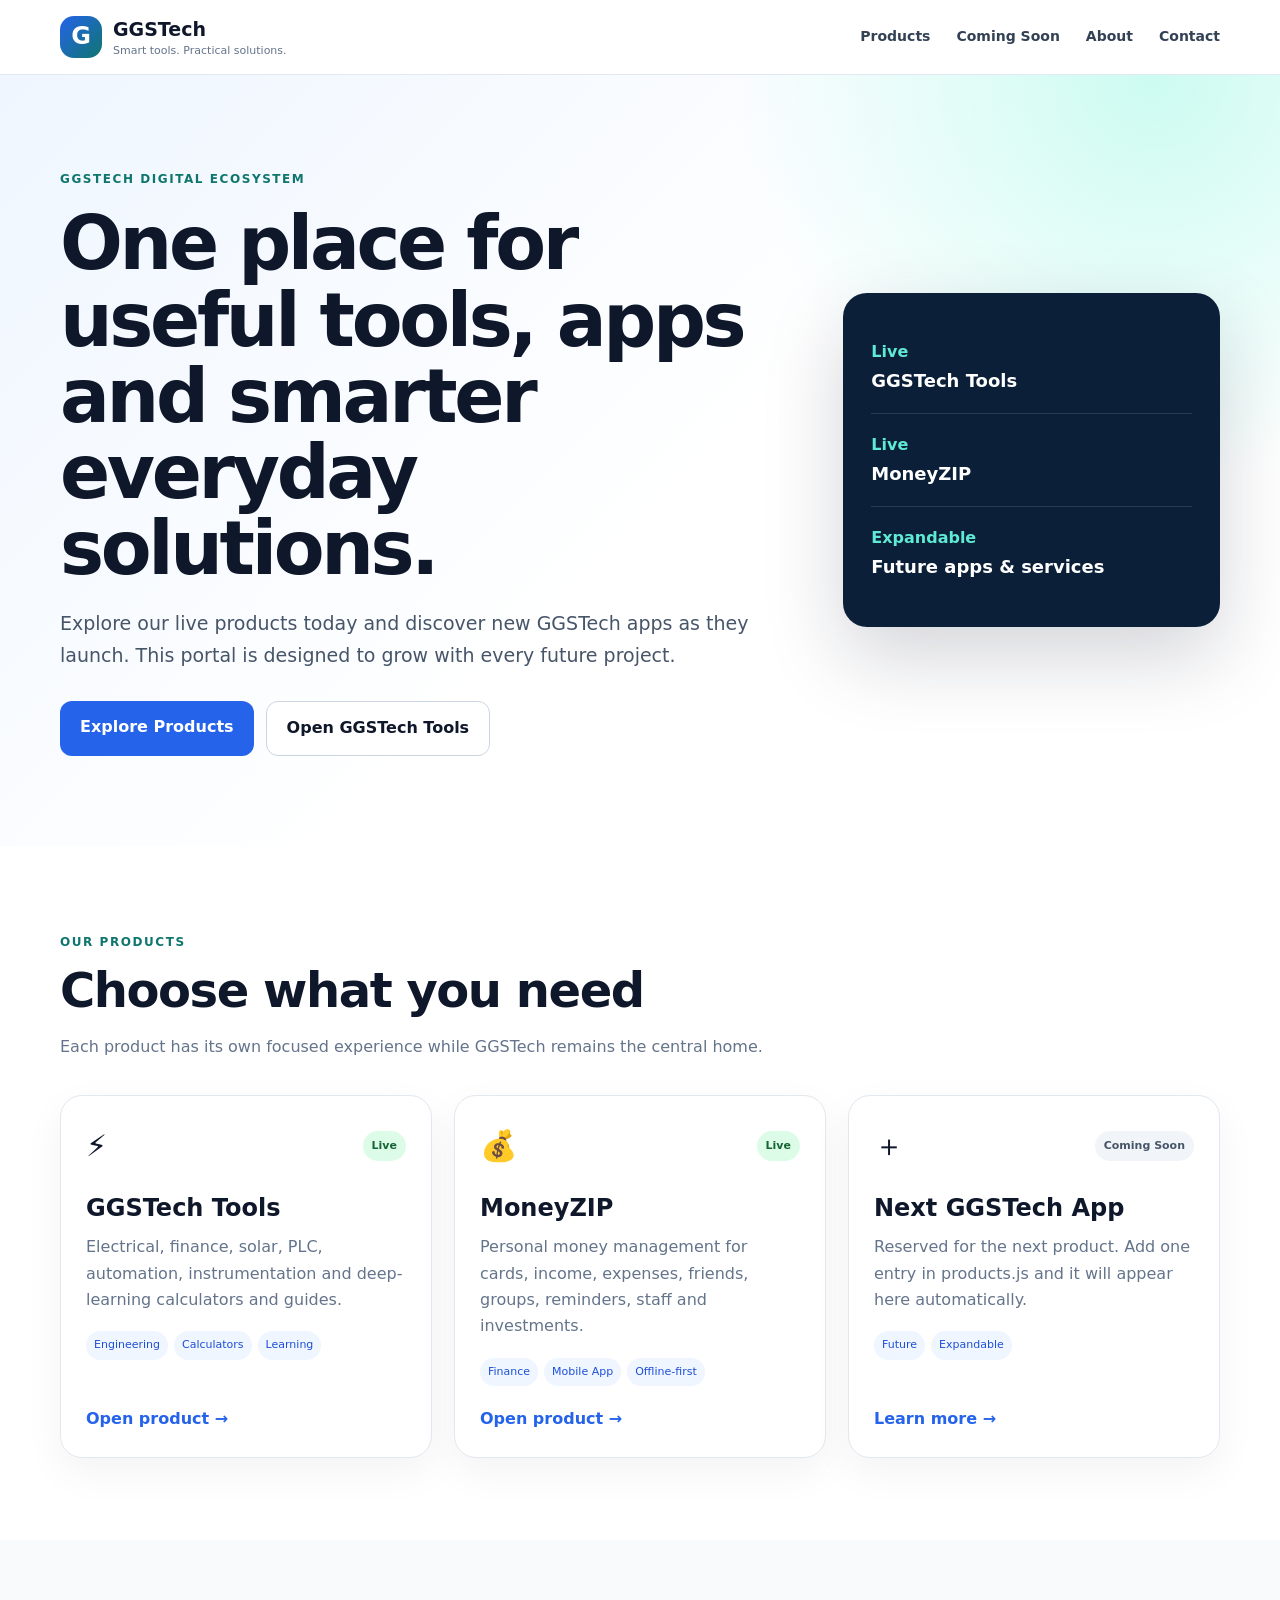
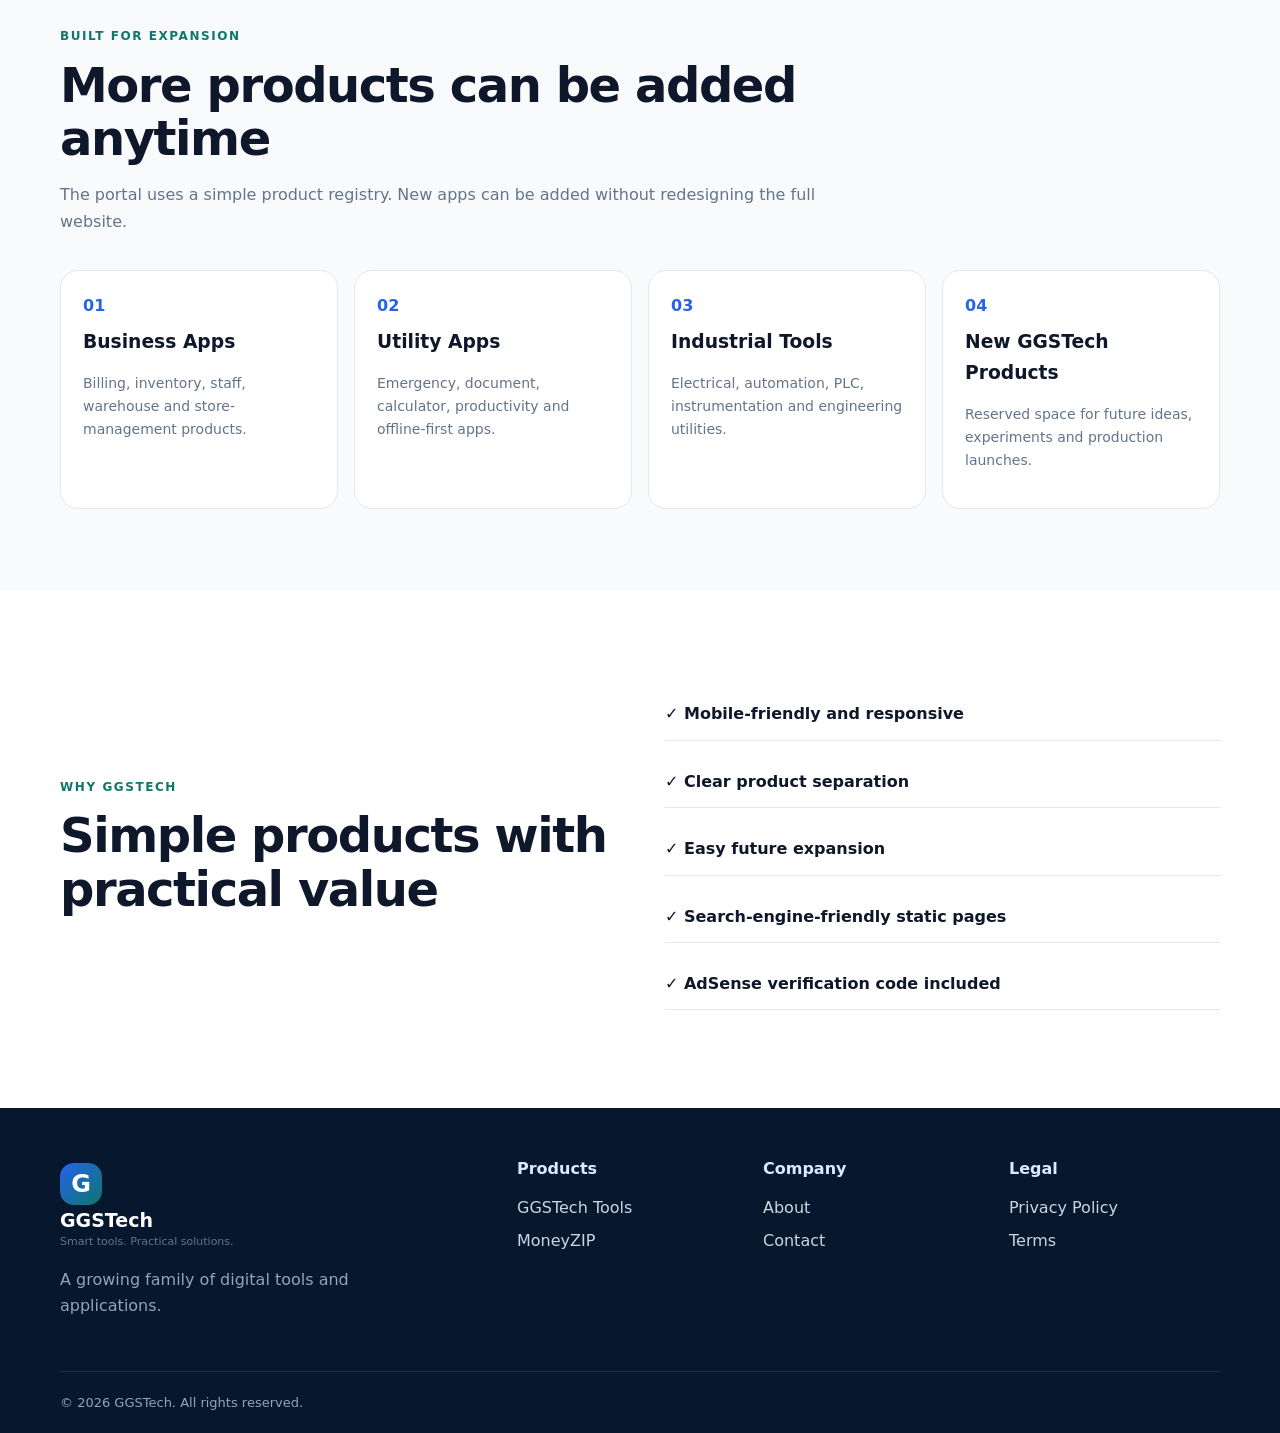
<file: index.html>
<!doctype html>
<html lang="en">
<head>
  <meta charset="utf-8">
  <meta name="viewport" content="width=device-width,initial-scale=1">
  <title>GGSTech | Smart Tools, Apps & Digital Solutions</title>
  <meta name="description" content="GGSTech is the home for practical tools, apps and digital solutions including GGSTech Tools and MoneyZIP, with more products coming soon.">
  <link rel="canonical" href="https://ggstech.online/">
  <meta name="robots" content="index,follow,max-image-preview:large">
  <script async src="https://pagead2.googlesyndication.com/pagead/js/adsbygoogle.js?client=ca-pub-5551384452968567" crossorigin="anonymous"></script>
  <link rel="stylesheet" href="/site.css">
</head>
<body>
<header class="site-header">
  <div class="container nav-wrap">
    <a class="brand" href="/"><span class="brand-mark">G</span><span><strong>GGSTech</strong><small>Smart tools. Practical solutions.</small></span></a>
    <button class="menu-btn" aria-label="Open menu" id="menuBtn">☰</button>
    <nav id="nav"><a href="#products">Products</a><a href="#coming">Coming Soon</a><a href="/about.html">About</a><a href="/contact.html">Contact</a></nav>
  </div>
</header>
<main>
  <section class="hero">
    <div class="container hero-grid">
      <div>
        <span class="eyebrow">GGSTech Digital Ecosystem</span>
        <h1>One place for useful tools, apps and smarter everyday solutions.</h1>
        <p>Explore our live products today and discover new GGSTech apps as they launch. This portal is designed to grow with every future project.</p>
        <div class="hero-actions"><a class="btn primary" href="#products">Explore Products</a><a class="btn secondary" href="https://tools.ggstech.online/">Open GGSTech Tools</a></div>
      </div>
      <div class="hero-card">
        <div class="mini-stat"><b>Live</b><span>GGSTech Tools</span></div>
        <div class="mini-stat"><b>Live</b><span>MoneyZIP</span></div>
        <div class="mini-stat"><b>Expandable</b><span>Future apps & services</span></div>
      </div>
    </div>
  </section>

  <section class="section" id="products">
    <div class="container">
      <div class="section-head"><span class="eyebrow">Our Products</span><h2>Choose what you need</h2><p>Each product has its own focused experience while GGSTech remains the central home.</p></div>
      <div id="productGrid" class="product-grid"></div>
    </div>
  </section>

  <section class="section soft" id="coming">
    <div class="container">
      <div class="section-head"><span class="eyebrow">Built for expansion</span><h2>More products can be added anytime</h2><p>The portal uses a simple product registry. New apps can be added without redesigning the full website.</p></div>
      <div class="future-grid">
        <article class="future-card"><span>01</span><h3>Business Apps</h3><p>Billing, inventory, staff, warehouse and store-management products.</p></article>
        <article class="future-card"><span>02</span><h3>Utility Apps</h3><p>Emergency, document, calculator, productivity and offline-first apps.</p></article>
        <article class="future-card"><span>03</span><h3>Industrial Tools</h3><p>Electrical, automation, PLC, instrumentation and engineering utilities.</p></article>
        <article class="future-card"><span>04</span><h3>New GGSTech Products</h3><p>Reserved space for future ideas, experiments and production launches.</p></article>
      </div>
    </div>
  </section>

  <section class="section">
    <div class="container trust-grid">
      <div><span class="eyebrow">Why GGSTech</span><h2>Simple products with practical value</h2></div>
      <div class="points"><p>✓ Mobile-friendly and responsive</p><p>✓ Clear product separation</p><p>✓ Easy future expansion</p><p>✓ Search-engine-friendly static pages</p><p>✓ AdSense verification code included</p></div>
    </div>
  </section>
</main>
<footer class="footer">
  <div class="container footer-grid">
    <div><a class="brand footer-brand" href="/"><span class="brand-mark">G</span><span><strong>GGSTech</strong><small>Smart tools. Practical solutions.</small></span></a><p class="footer-note">A growing family of digital tools and applications.</p></div>
    <div><h4>Products</h4><a href="https://tools.ggstech.online/">GGSTech Tools</a><a href="https://money.ggstech.online/">MoneyZIP</a></div>
    <div><h4>Company</h4><a href="/about.html">About</a><a href="/contact.html">Contact</a></div>
    <div><h4>Legal</h4><a href="/privacy.html">Privacy Policy</a><a href="/terms.html">Terms</a></div>
  </div>
  <div class="container copyright">© 2026 GGSTech. All rights reserved.</div>
</footer>
<script src="/products.js"></script><script src="/app.js"></script>
</body></html>
</file>
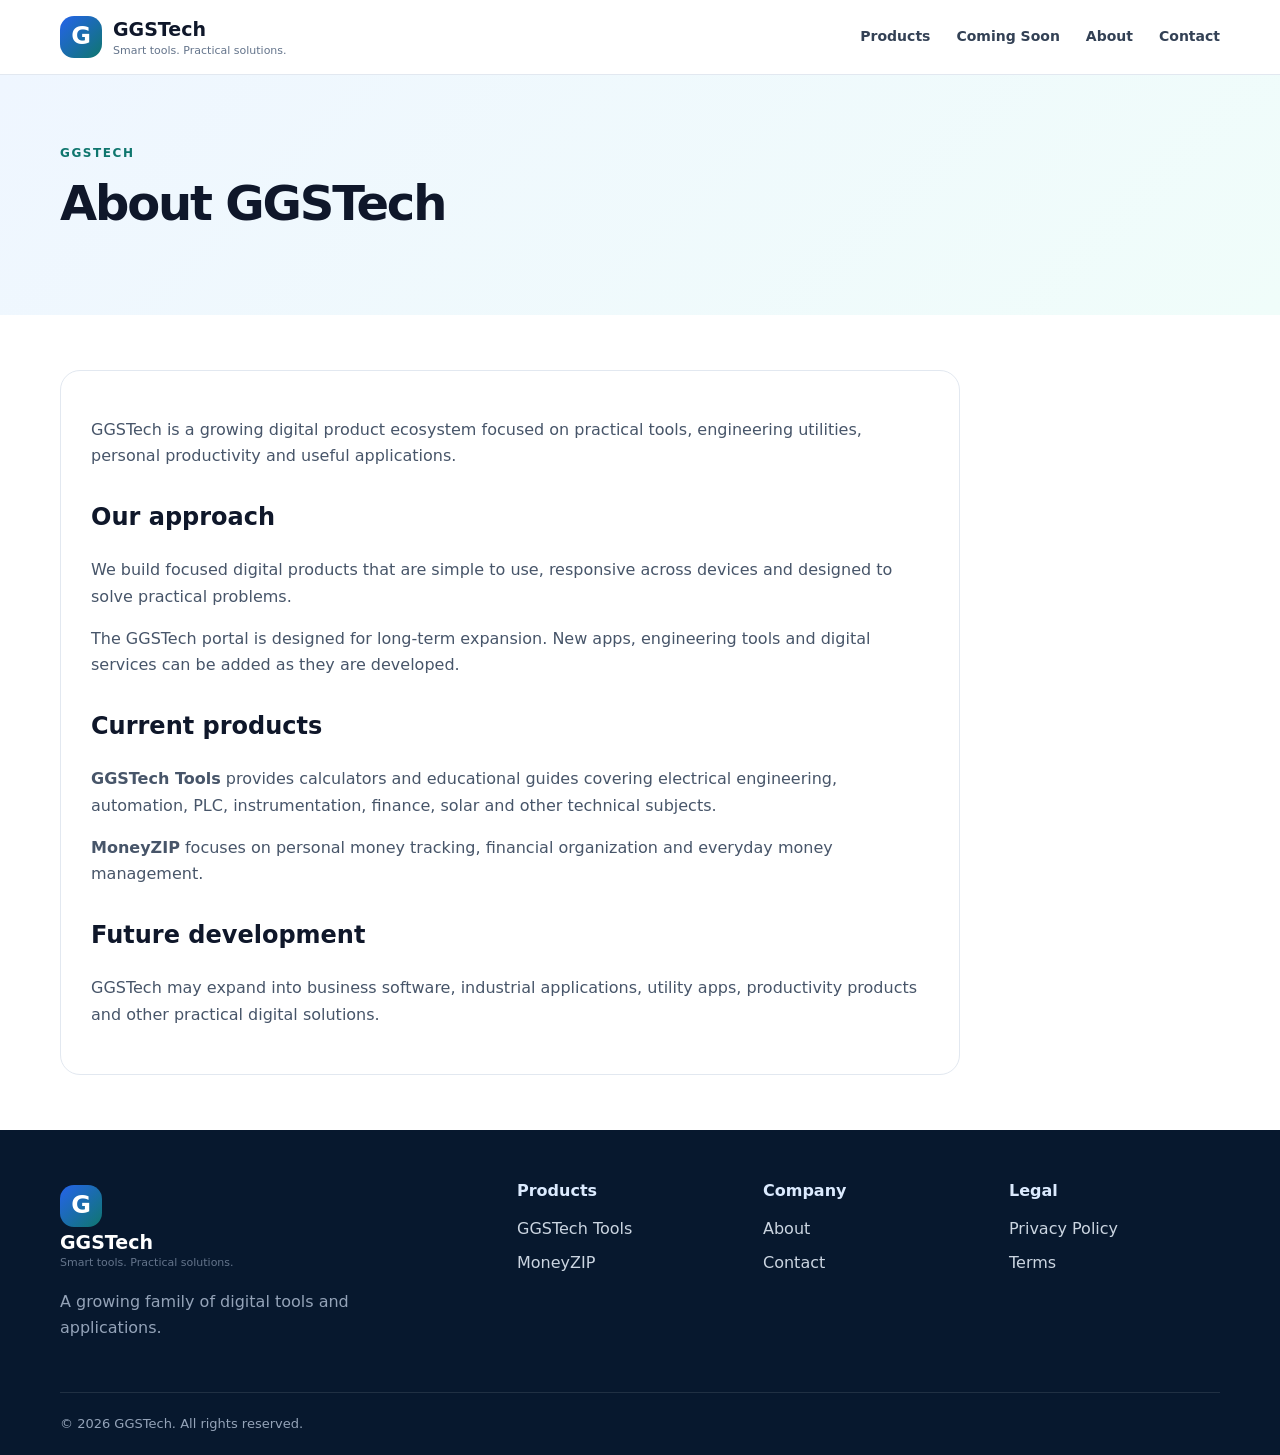
<file: about.html>
<!doctype html>
<html lang="en">
<head>
  <meta charset="utf-8">
  <meta name="viewport" content="width=device-width,initial-scale=1">

  <title>About GGSTech | GGSTech</title>
  <meta
    name="description"
    content="Learn about GGSTech, a growing ecosystem of practical digital tools, engineering utilities and useful applications."
  >
  <meta name="robots" content="index,follow,max-image-preview:large">
  <link rel="canonical" href="https://ggstech.online/about.html">

  <script
    async
    src="https://pagead2.googlesyndication.com/pagead/js/adsbygoogle.js?client=ca-pub-5551384452968567"
    crossorigin="anonymous">
  </script>

  <link rel="stylesheet" href="/site.css">
</head>

<body>

<header class="site-header">
  <div class="container nav-wrap">

    <a class="brand" href="/">
      <span class="brand-mark">G</span>

      <span>
        <strong>GGSTech</strong>
        <small>Smart tools. Practical solutions.</small>
      </span>
    </a>

    <button
      class="menu-btn"
      id="menuBtn"
      aria-label="Open menu"
      aria-expanded="false"
      type="button"
    >
      ☰
    </button>

    <nav id="nav">
      <a href="/#products">Products</a>
      <a href="/#coming">Coming Soon</a>
      <a href="/about.html">About</a>
      <a href="/contact.html">Contact</a>
    </nav>

  </div>
</header>


<section class="page-hero">
  <div class="container">
    <span class="eyebrow">GGSTech</span>
    <h1>About GGSTech</h1>
  </div>
</section>


<main class="content">
  <div class="container">

    <div class="content-card">

      <p>
        GGSTech is a growing digital product ecosystem focused on practical
        tools, engineering utilities, personal productivity and useful
        applications.
      </p>

      <h2>Our approach</h2>

      <p>
        We build focused digital products that are simple to use, responsive
        across devices and designed to solve practical problems.
      </p>

      <p>
        The GGSTech portal is designed for long-term expansion. New apps,
        engineering tools and digital services can be added as they are
        developed.
      </p>

      <h2>Current products</h2>

      <p>
        <strong>GGSTech Tools</strong> provides calculators and educational
        guides covering electrical engineering, automation, PLC,
        instrumentation, finance, solar and other technical subjects.
      </p>

      <p>
        <strong>MoneyZIP</strong> focuses on personal money tracking,
        financial organization and everyday money management.
      </p>

      <h2>Future development</h2>

      <p>
        GGSTech may expand into business software, industrial applications,
        utility apps, productivity products and other practical digital
        solutions.
      </p>

    </div>

  </div>
</main>


<footer class="footer">

  <div class="container footer-grid">

    <div>

      <a class="brand footer-brand" href="/">
        <span class="brand-mark">G</span>

        <span>
          <strong>GGSTech</strong>
          <small>Smart tools. Practical solutions.</small>
        </span>
      </a>

      <p class="footer-note">
        A growing family of digital tools and applications.
      </p>

    </div>

    <div>
      <h4>Products</h4>

      <a href="https://tools.ggstech.online/">
        GGSTech Tools
      </a>

      <a href="https://money.ggstech.online/">
        MoneyZIP
      </a>
    </div>

    <div>
      <h4>Company</h4>

      <a href="/about.html">About</a>
      <a href="/contact.html">Contact</a>
    </div>

    <div>
      <h4>Legal</h4>

      <a href="/privacy.html">Privacy Policy</a>
      <a href="/terms.html">Terms</a>
    </div>

  </div>

  <div class="container copyright">
    © 2026 GGSTech. All rights reserved.
  </div>

</footer>

<script src="/app.js"></script>

</body>
</html>
</file>
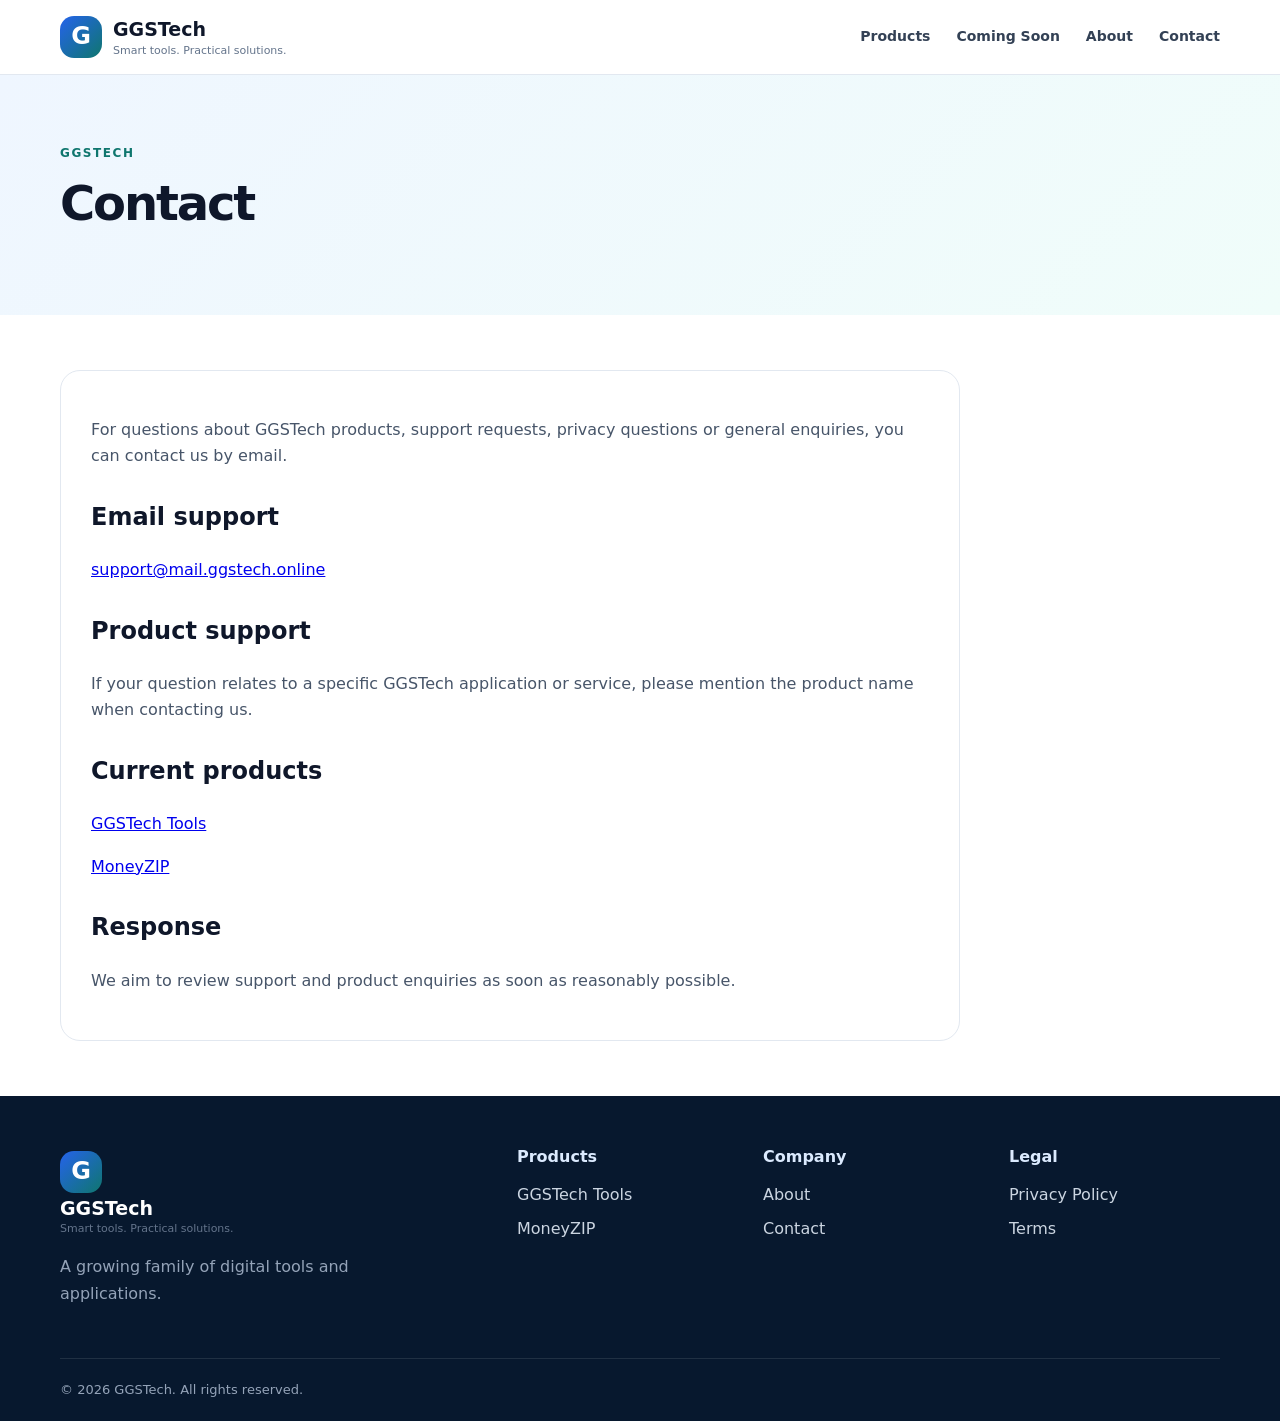
<file: contact.html>
<!doctype html>
<html lang="en">
<head>
  <meta charset="utf-8">
  <meta name="viewport" content="width=device-width,initial-scale=1">

  <title>Contact GGSTech | GGSTech</title>

  <meta
    name="description"
    content="Contact GGSTech for support, questions and information about GGSTech digital products and services."
  >

  <meta name="robots" content="index,follow,max-image-preview:large">

  <link rel="canonical" href="https://ggstech.online/contact.html">

  <script
    async
    src="https://pagead2.googlesyndication.com/pagead/js/adsbygoogle.js?client=ca-pub-5551384452968567"
    crossorigin="anonymous">
  </script>

  <link rel="stylesheet" href="/site.css">
</head>

<body>

<header class="site-header">
  <div class="container nav-wrap">

    <a class="brand" href="/">
      <span class="brand-mark">G</span>

      <span>
        <strong>GGSTech</strong>
        <small>Smart tools. Practical solutions.</small>
      </span>
    </a>

    <button
      class="menu-btn"
      id="menuBtn"
      aria-label="Open menu"
      aria-expanded="false"
      type="button"
    >
      ☰
    </button>

    <nav id="nav">
      <a href="/#products">Products</a>
      <a href="/#coming">Coming Soon</a>
      <a href="/about.html">About</a>
      <a href="/contact.html">Contact</a>
    </nav>

  </div>
</header>


<section class="page-hero">
  <div class="container">

    <span class="eyebrow">GGSTech</span>

    <h1>Contact</h1>

  </div>
</section>


<main class="content">

  <div class="container">

    <div class="content-card">

      <p>
        For questions about GGSTech products, support requests, privacy
        questions or general enquiries, you can contact us by email.
      </p>

      <h2>Email support</h2>

      <p>
        <a href="mailto:support@mail.ggstech.online">
          support@mail.ggstech.online
        </a>
      </p>

      <h2>Product support</h2>

      <p>
        If your question relates to a specific GGSTech application or service,
        please mention the product name when contacting us.
      </p>

      <h2>Current products</h2>

      <p>
        <a href="https://tools.ggstech.online/">
          GGSTech Tools
        </a>
      </p>

      <p>
        <a href="https://money.ggstech.online/">
          MoneyZIP
        </a>
      </p>

      <h2>Response</h2>

      <p>
        We aim to review support and product enquiries as soon as reasonably
        possible.
      </p>

    </div>

  </div>

</main>


<footer class="footer">

  <div class="container footer-grid">

    <div>

      <a class="brand footer-brand" href="/">
        <span class="brand-mark">G</span>

        <span>
          <strong>GGSTech</strong>
          <small>Smart tools. Practical solutions.</small>
        </span>
      </a>

      <p class="footer-note">
        A growing family of digital tools and applications.
      </p>

    </div>

    <div>
      <h4>Products</h4>

      <a href="https://tools.ggstech.online/">
        GGSTech Tools
      </a>

      <a href="https://money.ggstech.online/">
        MoneyZIP
      </a>
    </div>

    <div>
      <h4>Company</h4>

      <a href="/about.html">About</a>
      <a href="/contact.html">Contact</a>
    </div>

    <div>
      <h4>Legal</h4>

      <a href="/privacy.html">Privacy Policy</a>
      <a href="/terms.html">Terms</a>
    </div>

  </div>

  <div class="container copyright">
    © 2026 GGSTech. All rights reserved.
  </div>

</footer>

<script src="/app.js"></script>

</body>
</html>
</file>
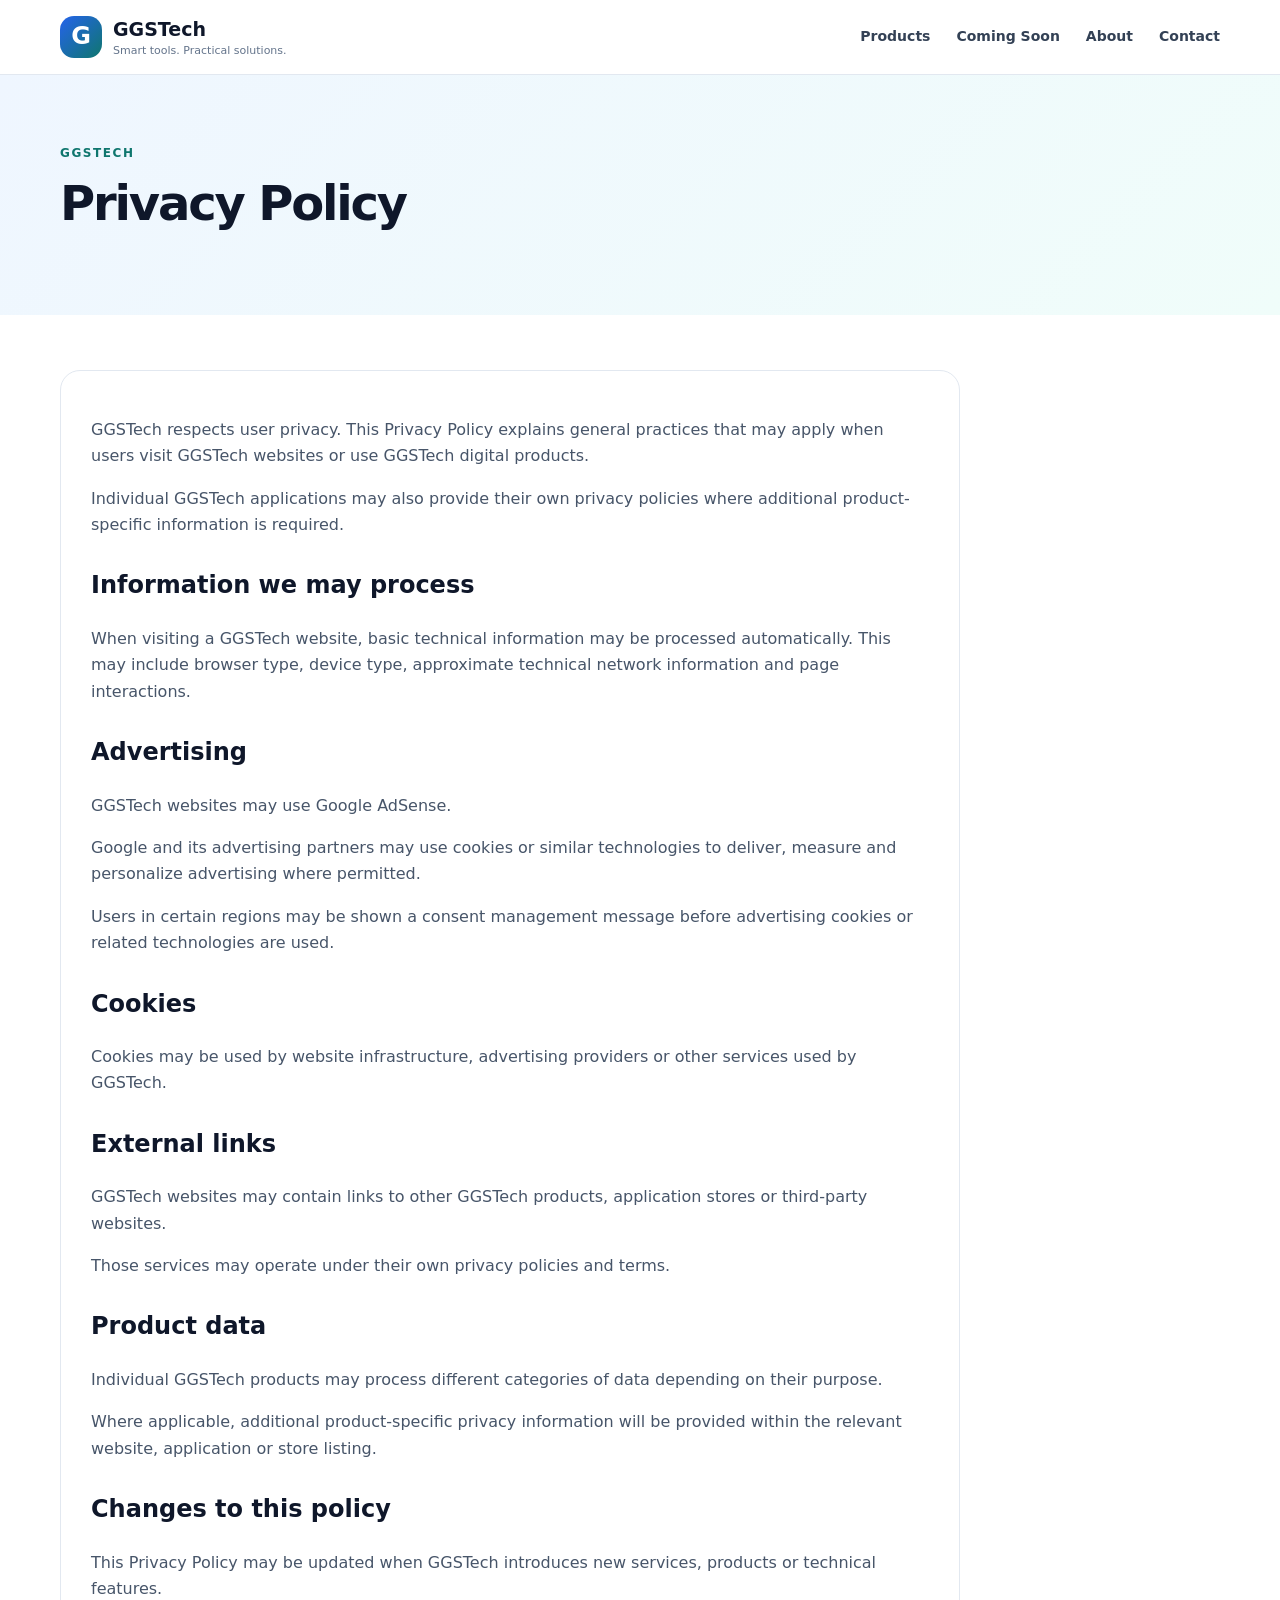
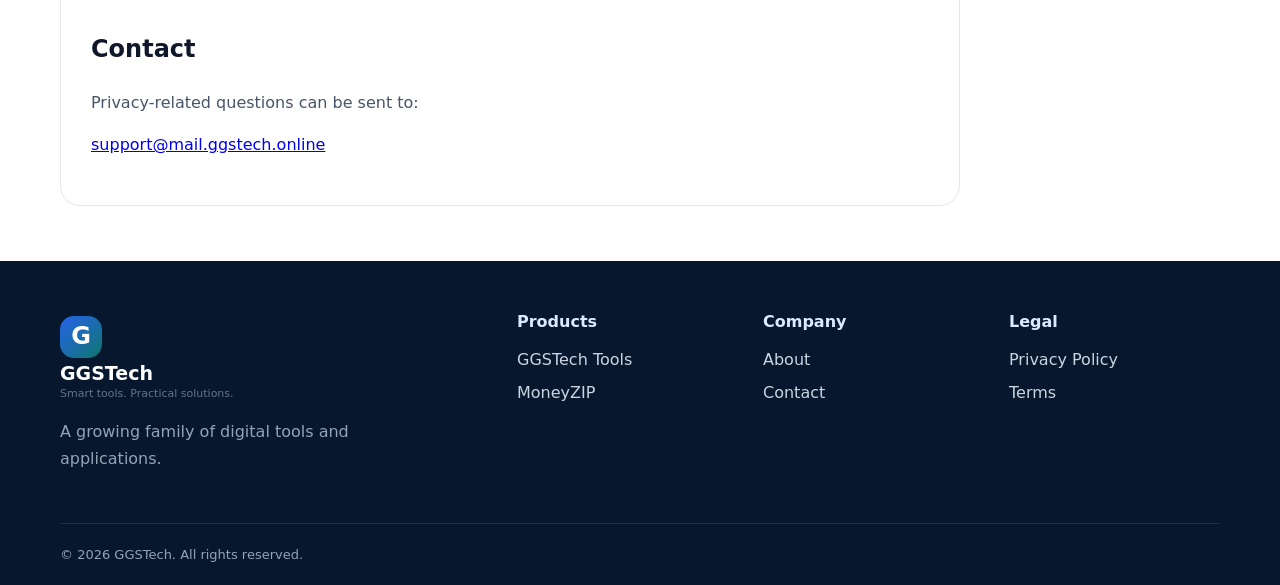
<file: privacy.html>
<!doctype html>
<html lang="en">
<head>
  <meta charset="utf-8">
  <meta name="viewport" content="width=device-width,initial-scale=1">

  <title>Privacy Policy | GGSTech</title>

  <meta
    name="description"
    content="Privacy Policy for GGSTech websites, tools, applications and related digital services."
  >

  <meta name="robots" content="index,follow,max-image-preview:large">

  <link rel="canonical" href="https://ggstech.online/privacy.html">

  <script
    async
    src="https://pagead2.googlesyndication.com/pagead/js/adsbygoogle.js?client=ca-pub-5551384452968567"
    crossorigin="anonymous">
  </script>

  <link rel="stylesheet" href="/site.css">
</head>

<body>

<header class="site-header">
  <div class="container nav-wrap">

    <a class="brand" href="/">
      <span class="brand-mark">G</span>

      <span>
        <strong>GGSTech</strong>
        <small>Smart tools. Practical solutions.</small>
      </span>
    </a>

    <button
      class="menu-btn"
      id="menuBtn"
      aria-label="Open menu"
      aria-expanded="false"
      type="button"
    >
      ☰
    </button>

    <nav id="nav">
      <a href="/#products">Products</a>
      <a href="/#coming">Coming Soon</a>
      <a href="/about.html">About</a>
      <a href="/contact.html">Contact</a>
    </nav>

  </div>
</header>


<section class="page-hero">

  <div class="container">

    <span class="eyebrow">GGSTech</span>

    <h1>Privacy Policy</h1>

  </div>

</section>


<main class="content">

  <div class="container">

    <div class="content-card">

      <p>
        GGSTech respects user privacy. This Privacy Policy explains general
        practices that may apply when users visit GGSTech websites or use
        GGSTech digital products.
      </p>

      <p>
        Individual GGSTech applications may also provide their own privacy
        policies where additional product-specific information is required.
      </p>

      <h2>Information we may process</h2>

      <p>
        When visiting a GGSTech website, basic technical information may be
        processed automatically. This may include browser type, device type,
        approximate technical network information and page interactions.
      </p>

      <h2>Advertising</h2>

      <p>
        GGSTech websites may use Google AdSense.
      </p>

      <p>
        Google and its advertising partners may use cookies or similar
        technologies to deliver, measure and personalize advertising where
        permitted.
      </p>

      <p>
        Users in certain regions may be shown a consent management message
        before advertising cookies or related technologies are used.
      </p>

      <h2>Cookies</h2>

      <p>
        Cookies may be used by website infrastructure, advertising providers
        or other services used by GGSTech.
      </p>

      <h2>External links</h2>

      <p>
        GGSTech websites may contain links to other GGSTech products,
        application stores or third-party websites.
      </p>

      <p>
        Those services may operate under their own privacy policies and terms.
      </p>

      <h2>Product data</h2>

      <p>
        Individual GGSTech products may process different categories of data
        depending on their purpose.
      </p>

      <p>
        Where applicable, additional product-specific privacy information will
        be provided within the relevant website, application or store listing.
      </p>

      <h2>Changes to this policy</h2>

      <p>
        This Privacy Policy may be updated when GGSTech introduces new
        services, products or technical features.
      </p>

      <h2>Contact</h2>

      <p>
        Privacy-related questions can be sent to:
      </p>

      <p>
        <a href="mailto:support@mail.ggstech.online">
          support@mail.ggstech.online
        </a>
      </p>

    </div>

  </div>

</main>


<footer class="footer">

  <div class="container footer-grid">

    <div>

      <a class="brand footer-brand" href="/">
        <span class="brand-mark">G</span>

        <span>
          <strong>GGSTech</strong>
          <small>Smart tools. Practical solutions.</small>
        </span>
      </a>

      <p class="footer-note">
        A growing family of digital tools and applications.
      </p>

    </div>

    <div>
      <h4>Products</h4>

      <a href="https://tools.ggstech.online/">
        GGSTech Tools
      </a>

      <a href="https://money.ggstech.online/">
        MoneyZIP
      </a>
    </div>

    <div>
      <h4>Company</h4>

      <a href="/about.html">About</a>
      <a href="/contact.html">Contact</a>
    </div>

    <div>
      <h4>Legal</h4>

      <a href="/privacy.html">Privacy Policy</a>
      <a href="/terms.html">Terms</a>
    </div>

  </div>

  <div class="container copyright">
    © 2026 GGSTech. All rights reserved.
  </div>

</footer>

<script src="/app.js"></script>

</body>
</html>
</file>
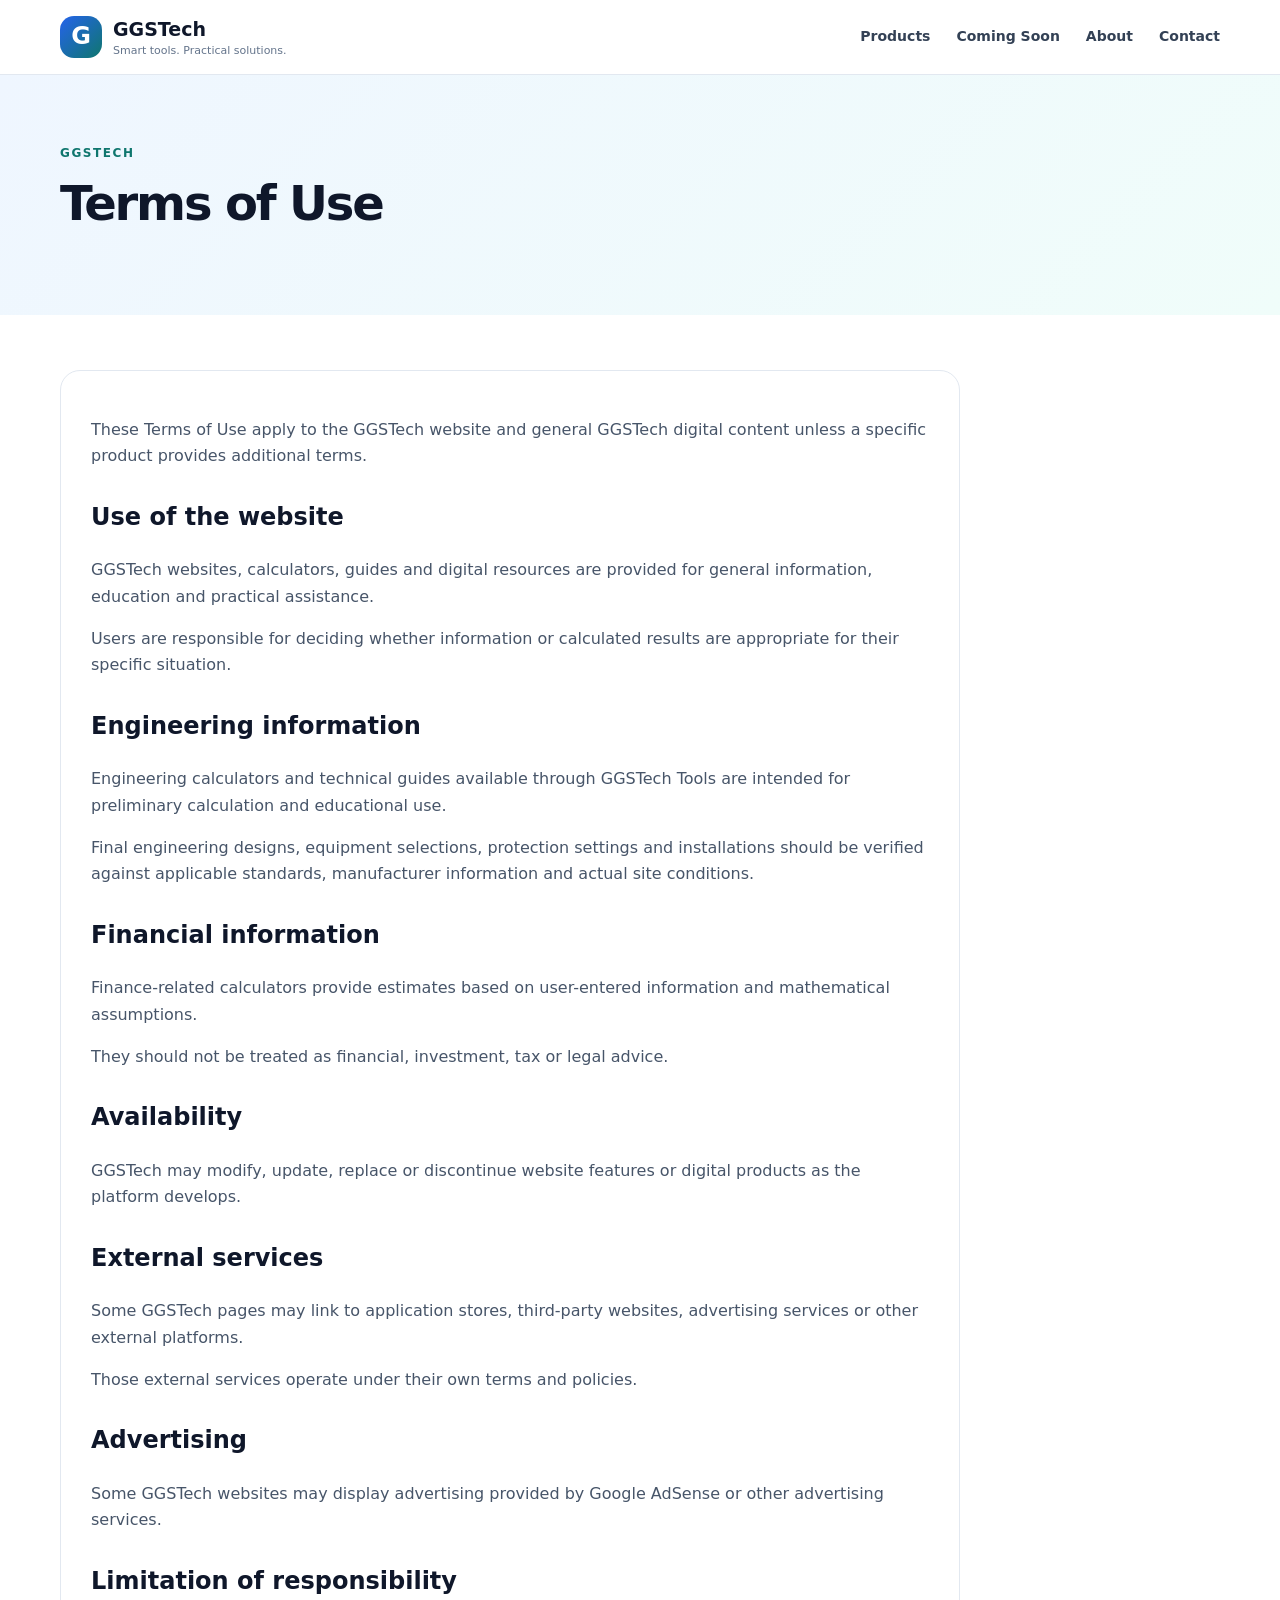
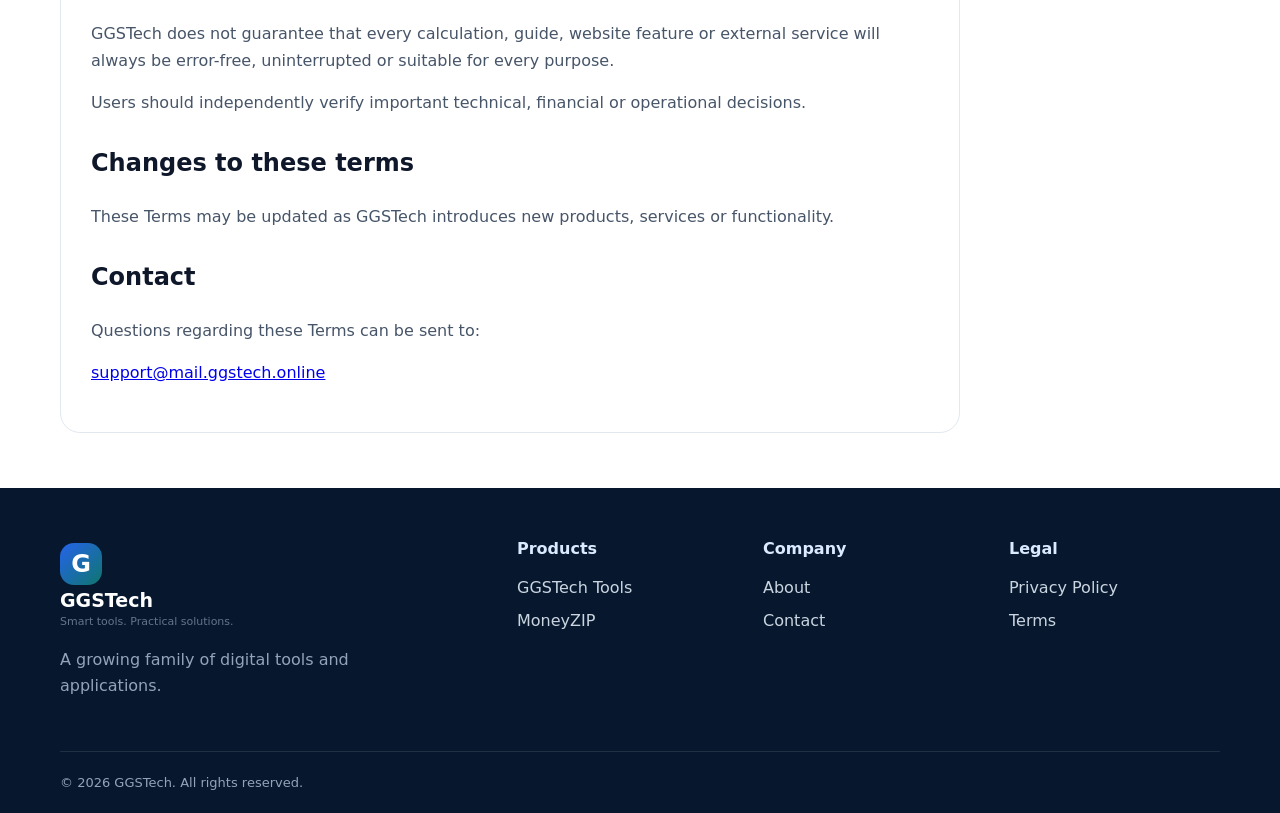
<file: terms.html>
<!doctype html>
<html lang="en">
<head>
  <meta charset="utf-8">
  <meta name="viewport" content="width=device-width,initial-scale=1">

  <title>Terms of Use | GGSTech</title>

  <meta
    name="description"
    content="Terms of Use for GGSTech websites, engineering tools, calculators, applications and digital services."
  >

  <meta name="robots" content="index,follow,max-image-preview:large">

  <link rel="canonical" href="https://ggstech.online/terms.html">

  <script
    async
    src="https://pagead2.googlesyndication.com/pagead/js/adsbygoogle.js?client=ca-pub-5551384452968567"
    crossorigin="anonymous">
  </script>

  <link rel="stylesheet" href="/site.css">
</head>

<body>

<header class="site-header">
  <div class="container nav-wrap">

    <a class="brand" href="/">
      <span class="brand-mark">G</span>

      <span>
        <strong>GGSTech</strong>
        <small>Smart tools. Practical solutions.</small>
      </span>
    </a>

    <button
      class="menu-btn"
      id="menuBtn"
      aria-label="Open menu"
      aria-expanded="false"
      type="button"
    >
      ☰
    </button>

    <nav id="nav">
      <a href="/#products">Products</a>
      <a href="/#coming">Coming Soon</a>
      <a href="/about.html">About</a>
      <a href="/contact.html">Contact</a>
    </nav>

  </div>
</header>


<section class="page-hero">

  <div class="container">

    <span class="eyebrow">GGSTech</span>

    <h1>Terms of Use</h1>

  </div>

</section>


<main class="content">

  <div class="container">

    <div class="content-card">

      <p>
        These Terms of Use apply to the GGSTech website and general GGSTech
        digital content unless a specific product provides additional terms.
      </p>

      <h2>Use of the website</h2>

      <p>
        GGSTech websites, calculators, guides and digital resources are
        provided for general information, education and practical assistance.
      </p>

      <p>
        Users are responsible for deciding whether information or calculated
        results are appropriate for their specific situation.
      </p>

      <h2>Engineering information</h2>

      <p>
        Engineering calculators and technical guides available through
        GGSTech Tools are intended for preliminary calculation and educational
        use.
      </p>

      <p>
        Final engineering designs, equipment selections, protection settings
        and installations should be verified against applicable standards,
        manufacturer information and actual site conditions.
      </p>

      <h2>Financial information</h2>

      <p>
        Finance-related calculators provide estimates based on user-entered
        information and mathematical assumptions.
      </p>

      <p>
        They should not be treated as financial, investment, tax or legal
        advice.
      </p>

      <h2>Availability</h2>

      <p>
        GGSTech may modify, update, replace or discontinue website features or
        digital products as the platform develops.
      </p>

      <h2>External services</h2>

      <p>
        Some GGSTech pages may link to application stores, third-party
        websites, advertising services or other external platforms.
      </p>

      <p>
        Those external services operate under their own terms and policies.
      </p>

      <h2>Advertising</h2>

      <p>
        Some GGSTech websites may display advertising provided by Google
        AdSense or other advertising services.
      </p>

      <h2>Limitation of responsibility</h2>

      <p>
        GGSTech does not guarantee that every calculation, guide, website
        feature or external service will always be error-free, uninterrupted
        or suitable for every purpose.
      </p>

      <p>
        Users should independently verify important technical, financial or
        operational decisions.
      </p>

      <h2>Changes to these terms</h2>

      <p>
        These Terms may be updated as GGSTech introduces new products,
        services or functionality.
      </p>

      <h2>Contact</h2>

      <p>
        Questions regarding these Terms can be sent to:
      </p>

      <p>
        <a href="mailto:support@mail.ggstech.online">
          support@mail.ggstech.online
        </a>
      </p>

    </div>

  </div>

</main>


<footer class="footer">

  <div class="container footer-grid">

    <div>

      <a class="brand footer-brand" href="/">
        <span class="brand-mark">G</span>

        <span>
          <strong>GGSTech</strong>
          <small>Smart tools. Practical solutions.</small>
        </span>
      </a>

      <p class="footer-note">
        A growing family of digital tools and applications.
      </p>

    </div>

    <div>
      <h4>Products</h4>

      <a href="https://tools.ggstech.online/">
        GGSTech Tools
      </a>

      <a href="https://money.ggstech.online/">
        MoneyZIP
      </a>
    </div>

    <div>
      <h4>Company</h4>

      <a href="/about.html">About</a>
      <a href="/contact.html">Contact</a>
    </div>

    <div>
      <h4>Legal</h4>

      <a href="/privacy.html">Privacy Policy</a>
      <a href="/terms.html">Terms</a>
    </div>

  </div>

  <div class="container copyright">
    © 2026 GGSTech. All rights reserved.
  </div>

</footer>

<script src="/app.js"></script>

</body>
</html>
</file>
<file: site.css>
:root{--ink:#0f172a;--muted:#64748b;--line:#e2e8f0;--blue:#2563eb;--teal:#0f766e;--soft:#f8fafc;--navy:#07182e}*{box-sizing:border-box}html{scroll-behavior:smooth}body{margin:0;font-family:Inter,system-ui,-apple-system,BlinkMacSystemFont,"Segoe UI",sans-serif;color:var(--ink);background:#fff;line-height:1.65}.container{width:min(1160px,calc(100% - 32px));margin:auto}.site-header{position:sticky;top:0;z-index:20;background:rgba(255,255,255,.94);backdrop-filter:blur(12px);border-bottom:1px solid var(--line)}.nav-wrap{height:74px;display:flex;align-items:center;justify-content:space-between}.brand{display:flex;align-items:center;gap:11px;color:var(--ink);text-decoration:none}.brand-mark{display:grid;place-items:center;width:42px;height:42px;border-radius:14px;background:linear-gradient(135deg,#2563eb,#0f766e);color:#fff;font-weight:900;font-size:24px}.brand strong{display:block;font-size:19px}.brand small{display:block;color:var(--muted);font-size:11px;margin-top:-4px}nav{display:flex;gap:26px}nav a{color:#334155;text-decoration:none;font-weight:700;font-size:14px}.menu-btn{display:none;border:0;background:none;font-size:24px}.hero{background:radial-gradient(circle at 90% 0,#ccfbf1 0,transparent 30%),linear-gradient(135deg,#eff6ff,#fff 55%);padding:90px 0}.hero-grid{display:grid;grid-template-columns:1.45fr .75fr;gap:55px;align-items:center}.eyebrow{text-transform:uppercase;letter-spacing:.13em;font-size:12px;font-weight:900;color:var(--teal)}h1{font-size:clamp(42px,6vw,74px);line-height:1.03;letter-spacing:-.045em;margin:14px 0 22px;max-width:880px}.hero p{font-size:19px;color:#475569;max-width:720px}.hero-actions{display:flex;gap:12px;flex-wrap:wrap;margin-top:30px}.btn{padding:13px 20px;border-radius:12px;text-decoration:none;font-weight:800}.primary{background:var(--blue);color:#fff}.secondary{border:1px solid #cbd5e1;color:var(--ink);background:#fff}.hero-card{background:#0b1f38;color:#fff;padding:28px;border-radius:24px;box-shadow:0 30px 80px rgba(15,23,42,.18)}.mini-stat{padding:18px 0;border-bottom:1px solid rgba(255,255,255,.12)}.mini-stat:last-child{border-bottom:0}.mini-stat b{display:block;color:#5eead4}.mini-stat span{font-size:18px;font-weight:700}.section{padding:82px 0}.soft{background:var(--soft)}.section-head{max-width:760px;margin-bottom:35px}.section-head h2,.trust-grid h2{font-size:clamp(30px,4vw,48px);line-height:1.12;letter-spacing:-.03em;margin:10px 0}.section-head p{color:var(--muted)}.product-grid{display:grid;grid-template-columns:repeat(3,1fr);gap:22px}.product-card{border:1px solid var(--line);border-radius:22px;padding:25px;background:#fff;box-shadow:0 14px 40px rgba(15,23,42,.05);display:flex;flex-direction:column}.product-top{display:flex;justify-content:space-between;align-items:center}.product-icon{font-size:30px}.status{font-size:11px;font-weight:900;padding:6px 9px;border-radius:999px;background:#f1f5f9;color:#475569}.status.live{background:#dcfce7;color:#166534}.product-card h3{font-size:24px;margin:18px 0 6px}.product-card p{color:var(--muted);margin:0 0 18px}.tags{display:flex;flex-wrap:wrap;gap:6px;margin-bottom:20px}.tags span{font-size:11px;padding:5px 8px;background:#eff6ff;color:#1d4ed8;border-radius:999px}.product-link{margin-top:auto;color:var(--blue);text-decoration:none;font-weight:900}.future-grid{display:grid;grid-template-columns:repeat(4,1fr);gap:16px}.future-card{background:#fff;border:1px solid var(--line);border-radius:18px;padding:22px}.future-card span{color:var(--blue);font-weight:900}.future-card h3{margin:8px 0}.future-card p{color:var(--muted);font-size:14px}.trust-grid{display:grid;grid-template-columns:1fr 1fr;gap:50px;align-items:center}.points p{padding:12px 0;border-bottom:1px solid var(--line);font-weight:700}.footer{background:var(--navy);color:#dbeafe;padding-top:48px}.footer-grid{display:grid;grid-template-columns:2fr repeat(3,1fr);gap:35px}.footer .brand{color:#fff}.footer h4{margin:0 0 12px}.footer a{display:block;color:#cbd5e1;text-decoration:none;margin:7px 0}.footer-note{color:#94a3b8;max-width:300px}.copyright{border-top:1px solid rgba(255,255,255,.1);margin-top:35px;padding:20px 0;color:#94a3b8;font-size:13px}
.page-hero{padding:64px 0;background:linear-gradient(135deg,#eff6ff,#f0fdfa)}.page-hero h1{font-size:48px}.content{padding:55px 0}.content-card{max-width:900px;border:1px solid var(--line);border-radius:20px;padding:30px}.content h2{margin-top:28px}.content p,.content li{color:#475569}
@media(max-width:900px){.hero-grid,.trust-grid{grid-template-columns:1fr}.product-grid{grid-template-columns:1fr 1fr}.future-grid{grid-template-columns:1fr 1fr}.footer-grid{grid-template-columns:1fr 1fr}.menu-btn{display:block}nav{display:none;position:absolute;top:74px;left:0;right:0;background:#fff;padding:18px 24px;border-bottom:1px solid var(--line);flex-direction:column}nav.open{display:flex}}
@media(max-width:620px){.hero{padding:60px 0}.product-grid,.future-grid,.footer-grid{grid-template-columns:1fr}h1{font-size:42px}.page-hero h1{font-size:38px}}
@media (max-width:900px) {
  .site-header #nav {
    display:none;
  }

  .site-header #nav.open {
    display:flex;
  }
}
</file>
